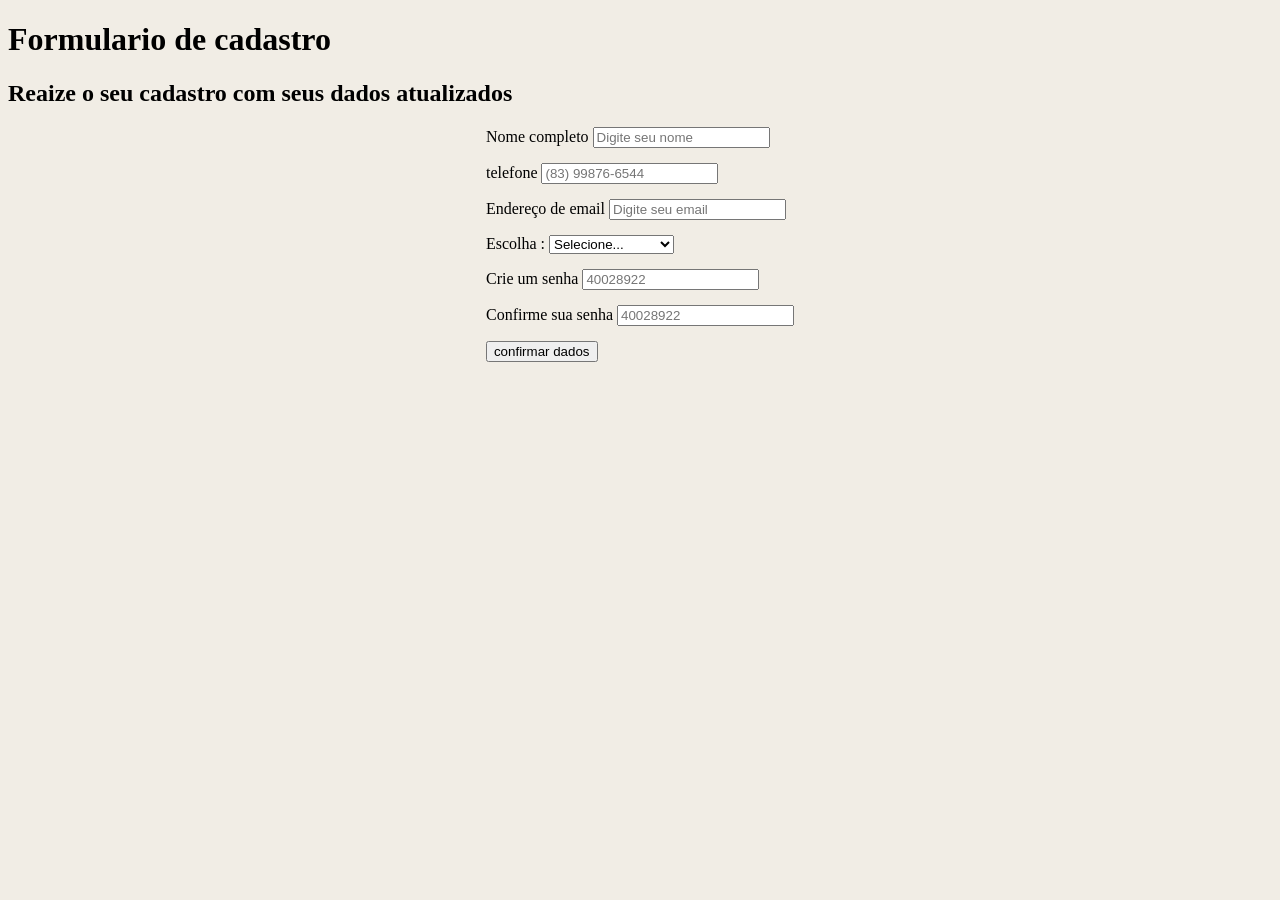
<file: pcadastro.html>
<!DOCTYPE html>
<html>
<head>
<title>Formulario de cadastro</title>
<link rel="stylesheet" href="pagina_cadastro.css">

</head>

<body id="fundo-pagina">
    <h1>Formulario de cadastro </h1>
    <h2>Reaize o seu cadastro com seus dados atualizados</h2>
    <div class="formulario">
        <form action="Dados Cadastrais">
            <!--O usuario ira preencher as informações de forma obrigatoria-->
            <div class="dados">
            <label for="nome">Nome completo</label>
            <input type="text"  name="nome completo" placeholder="Digite seu nome" required>
            </div>

            <div class="dados">   
            <label for="telefone">telefone</label>
            <input type="tel"      name="telefone" placeholder="(83) 99876-6544" required>
            </div> 
            
            <div class="dados">
            <label for="Endereço de email"> Endereço de email</label>
            <input type="text"  name="Endereço de email" placeholder="Digite seu email " required>
            </div>
            
            <div class="dados">
            <label for="opcao"> Escolha  :</label>
              <select id="opcao" name="opcao">
                <option value="" disabled selected>Selecione...</option>
                <option value=""> Adotar um pet </option>
                <option value="">Doer um pet  </option>
                <option value="">Animais perdidos</option>                  
             </select>
            </div>
            <!--Aqui o usuario ira criar sua senha-->
            <div class="dados">
            <label for="senha">Crie um senha</label>
            <input type="number" class="" name="senha" placeholder="40028922" required>
            </div>

            <!--Aqui sera para o usuario confirmar a senha-->
            <Div class="dados">
               <label for="senha">Confirme sua senha</label>
               <input type="number" class="" name="senha" placeholder="40028922" required>
            </Div>

            <!--botão-->
            <button type="submit">confirmar dados </button>
    </form>
      </div>
       <div >
      <footer class="rodape"> </footer>
       </div>
    
</body>
</html
</file>
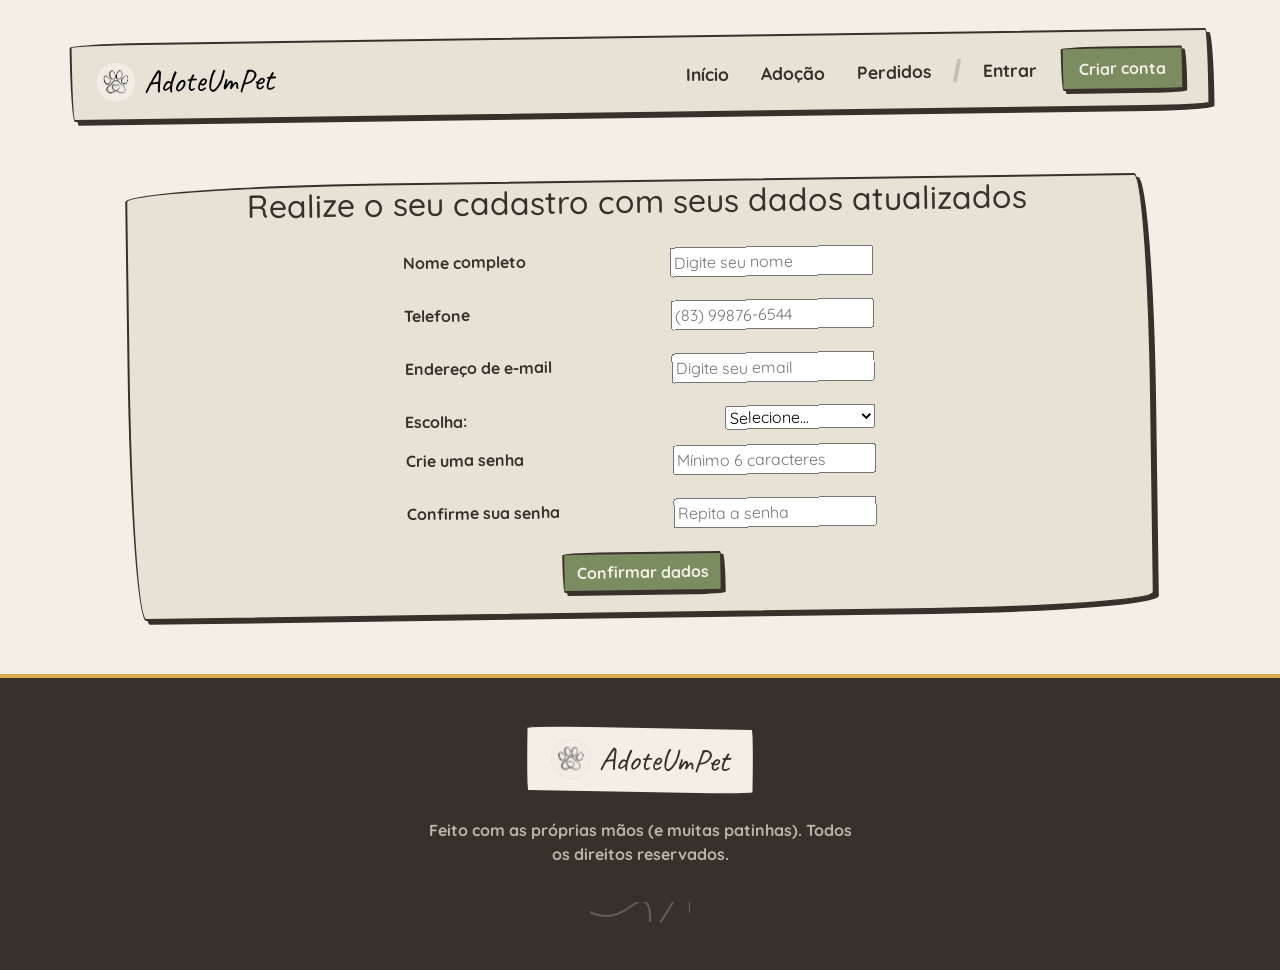
<file: pagina_cadastro_usuario/pcadastro.html>
<!DOCTYPE html>
<html>
<head>
<title>Formulario de cadastro</title>
    <link rel="stylesheet" href="https://cdn.jsdelivr.net/npm/bootstrap@5.3.3/dist/css/bootstrap.min.css">
    <link rel="preconnect" href="https://fonts.googleapis.com">
    <link rel="stylesheet" href="pagina_cadastro.css">
    <link rel="preconnect" href="https://fonts.gstatic.com" crossorigin>
    <link href="https://fonts.googleapis.com/css2?family=Caveat:wght@400..700&family=Quicksand:wght@400..700&display=swap" rel="stylesheet">
    <script src="pagina_cadstro.js" defer></script>
</head>


<body id="fundo-pagina" class="d-flex flex-column min-vh-100">

<header>
        <nav class="navbar navbar-expand-md sticky-top p-3">

            <div class="container navbar-bloco px-4 py-2">
                <div class="navbar-header">
                    <a class="navbar-brand d-flex align-items-center text-tinta" href="../pagina_inicial/pagina_inicial.html">
                        <img src="../assets/logo_pata.svg" alt="Logo AdoteUmPet" class="logo-img me-2">
                        <span class="logo-texto">AdoteUmPet</span>
                        </a>
                </div>

                <div class="collapse navbar-collapse" id="navMenu">
                    <ul class="nav navbar-nav ms-auto align-items-md-center gap-3">

                        <li class="nav-item">
                            <a class="nav-link fw-bold" href="../pagina_inicial/pagina_inicial.html">Início</a>
                        </li>

                        <li class="nav-item"> 
                            <a class="nav-link fw-bold" href="../pagina_adocao/pagina_adocao.html">Adoção</a>
                        </li>

                        <li class="nav-item">
                            <a class="nav-link fw-bold" href="../pagina_perdidos/animaisperdidos.html">Perdidos</a>
                        </li>

                        <li class="nav-item d-none d-md-block text-muted">
                            <div class="divisor-navbar"></div>    
                        </li>

                        <li class="nav-item">
                            <a class="nav-link fw-bold" href="../pagina_login/login.html">Entrar</a>
                        </li>

                        <li class="nav-item">
                            <a href="../pagina_cadastro_usuario/pcadastro.html"class="btn btn-criar fw-bold px-3 py-2" role="button">Criar conta</a>
                        </li>

                    </ul>
                </div>

            </div>
        </nav>
    </header>
    
    <div class="formulario_fora">
        <div class="cabecalho">
            <h2>Realize o seu cadastro com seus dados atualizados</h2>
        </div>   

        <form id="meuForm" class="formulario_dentro" action="Dados Cadastrais">
            <div class="dados">
                <label for="nome">Nome completo</label>
                <input type="text" id="nome" name="nome completo" placeholder="Digite seu nome" required>
            </div>
            <span id="erroNome" class="text-danger small mb-2"></span>

            <div class="dados">   
                <label for="telefone">Telefone</label>
                <input type="tel" id="telefone" maxlength="15" name="telefone" placeholder="(83) 99876-6544" required>
            </div>
            <span id="erroTelefone" class="text-danger small mb-2"></span>
            
            <div class="dados">
                <label for="email">Endereço de e-mail</label>
                <input type="email" id="email" name="Endereço de email" placeholder="Digite seu email" required>
            </div>
            <span id="erroEmail" class="text-danger small mb-2"></span>
            
            <div class="dados">
                <label for="opcao">Escolha:</label>
                <select id="opcao" name="opcao">
                    <option value="" disabled selected>Selecione...</option>
                    <option value="adotar">Adotar um pet</option>
                    <option value="doar">Doar um pet</option>
                    <option value="perdidos">Animais perdidos</option>                  
                </select>
            </div>

            <div class="dados">
                <label for="senha">Crie uma senha</label>
                <input type="password" id="senha" name="senha" placeholder="Mínimo 6 caracteres" required>
            </div>
            <span id="erroSenha" class="text-danger small mb-2"></span>

            <div class="dados">
                <label for="confirmarsenha">Confirme sua senha</label>
                <input type="password" id="confirmarsenha" name="confirmarsenha" placeholder="Repita a senha" required>
            </div>
            <span id="erroConfirmarsenha" class="text-danger small mb-2"></span>

            <div class="submit_botao">
                <button type="submit" class="btn btn-criar fw-bold">Confirmar dados</button>
            </div>
        </form>
    </div>
       
     <footer class="footer-artesanal py-5 mt-auto">
  <div class="container text-center">

    <!-- Selo com a logo -->
    <div class="selo-footer d-inline-flex align-items-center justify-content-center px-4 py-2 mb-4">
      <img src="../assets/logo_pata.svg" class="logo-img me-2">
      <span class="logo-texto">AdoteUmPet</span>
    </div>

    <!-- Texto -->
    <p class="fw-bold mx-auto opacity-75 mb-4" style="max-width: 440px;">
      Feito com as próprias mãos (e muitas patinhas). Todos os direitos reservados.
    </p>

    <!-- Rabisco decorativo -->
    <div class="pt-2 opacity-25">
      <svg width="100" height="20" viewBox="0 0 100 20" fill="none" stroke="currentColor" stroke-width="2">
        <path d="M0,10 Q20,20 40,5 T60,15 T80,5 T100,10" stroke-linecap="round" stroke-linejoin="round"/>
      </svg>
    </div>

  </div>
</footer>   
    
    <script src="https://cdn.jsdelivr.net/npm/bootstrap@5.3.3/dist/js/bootstrap.bundle.min.js"></script>
</body>
</html>
</file>
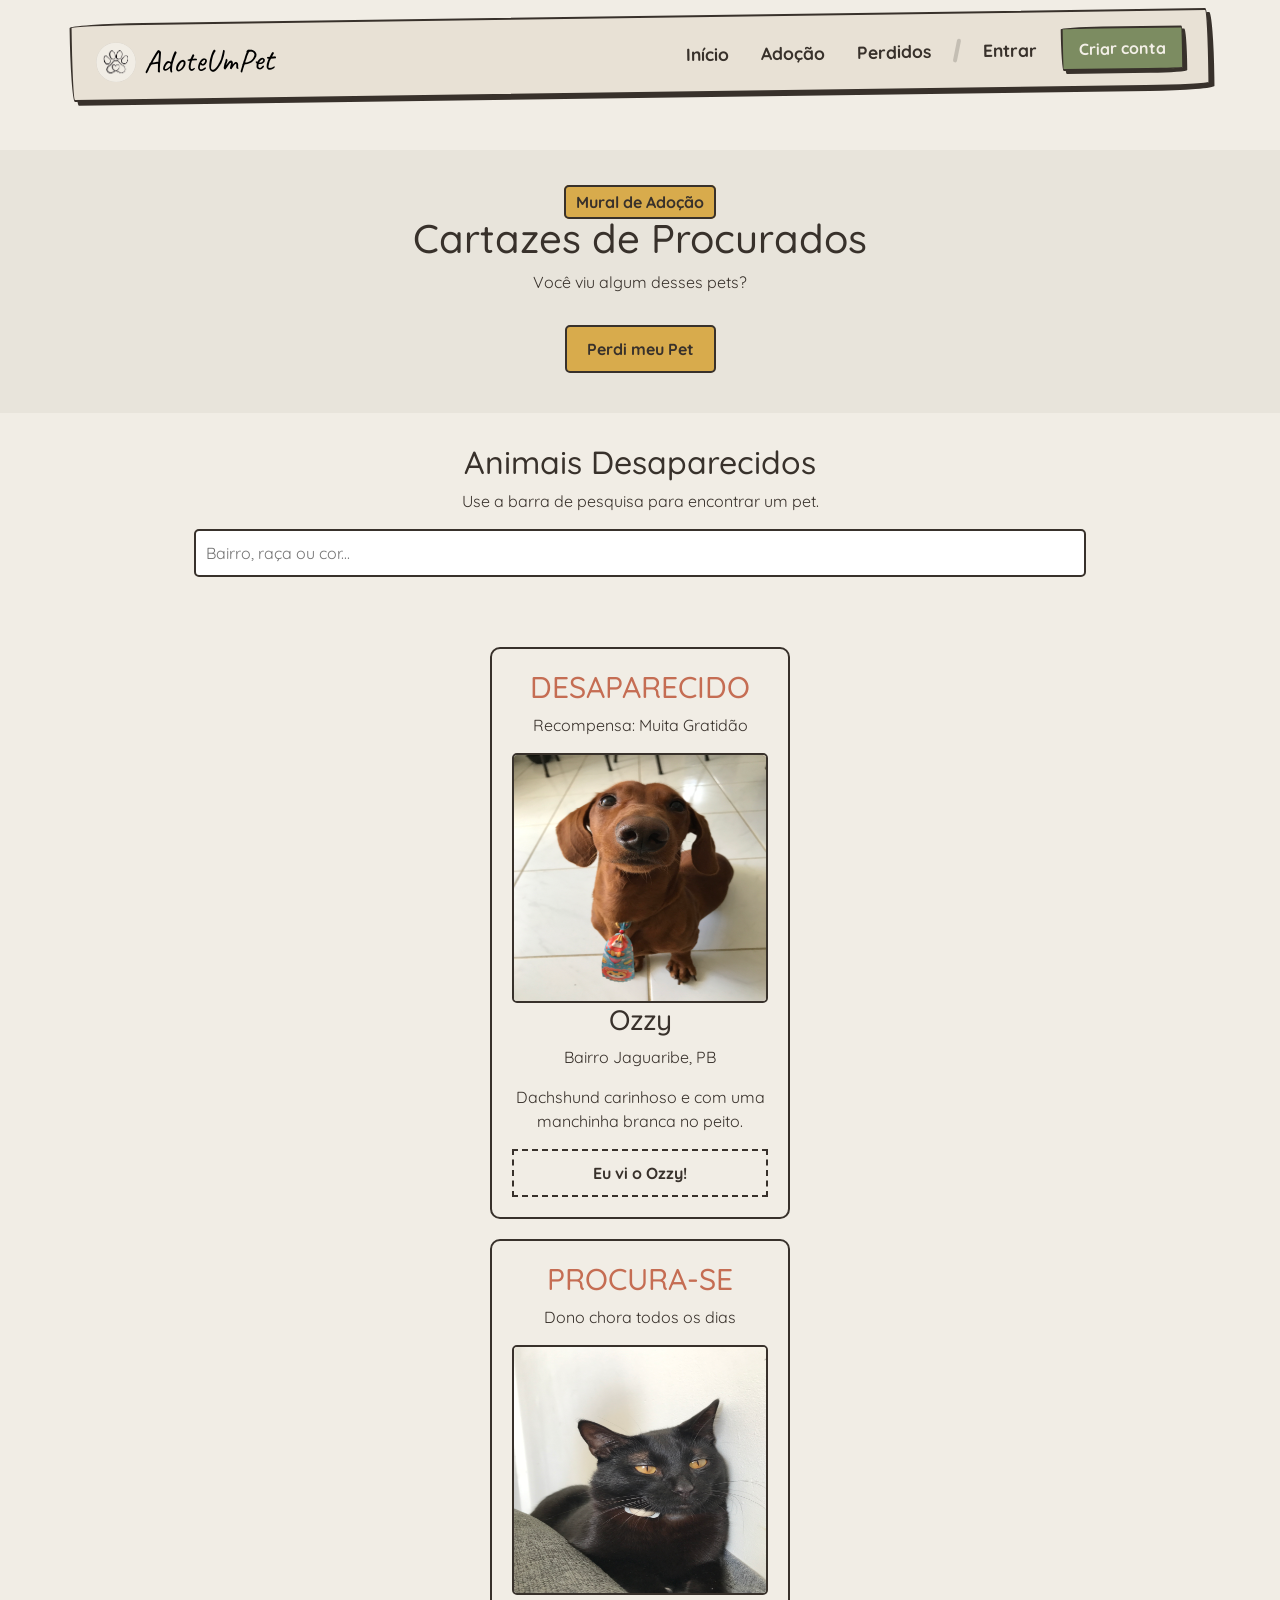
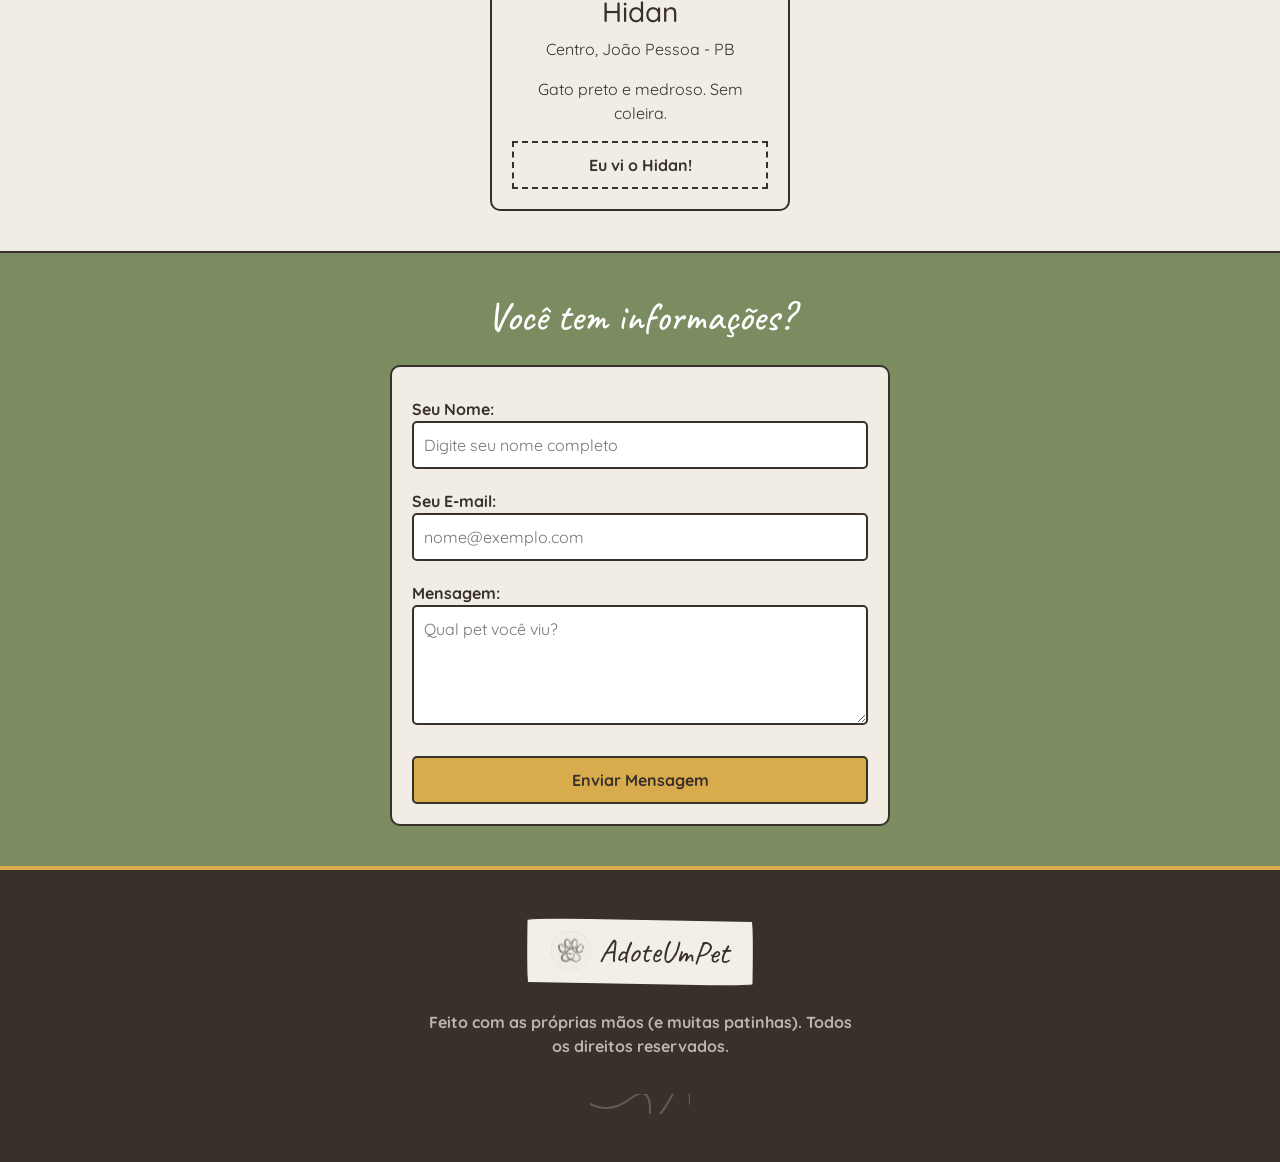
<file: pagina_perdidos/animaisperdidos.html>
<!DOCTYPE html>
<html lang="pt-BR">
<head>
  <meta charset="UTF-8">
  <title>Animais Perdidos | AdoteUmPet</title>
  
  <link href="https://cdn.jsdelivr.net/npm/bootstrap@5.3.3/dist/css/bootstrap.min.css" rel="stylesheet">
   <link rel="preconnect" href="https://fonts.googleapis.com">
    <link rel="preconnect" href="https://fonts.gstatic.com" crossorigin>
  <link href="https://fonts.googleapis.com/css2?family=Caveat:wght@400..700&family=Quicksand:wght@400..700&display=swap" rel="stylesheet">

  <link rel="stylesheet" href="animaisperdidos-style.css">
</head>
<body>

   <header>
        <nav class="navbar navbar-expand-md sticky-top p-3">

            <div class="container navbar-bloco px-4 py-2">
                <div class="navbar-header">
                    <a class="navbar-brand d-flex align-items-center text-tinta" href="../pagina_inicial/pagina_inicial.html">
                        <img src="../assets/logo_pata.svg" alt="Logo AdoteUmPet" class="logo-img me-2">
                        <span class="logo-texto">AdoteUmPet</span>
                        </a>
                </div>

                <div class="collapse navbar-collapse" id="navMenu">
                    <ul class="nav navbar-nav ms-auto align-items-md-center gap-3">

                        <li class="nav-item">
                            <a class="nav-link fw-bold" href="../pagina_inicial/pagina_inicial.html">Início</a>
                        </li>

                        <li class="nav-item"> 
                            <a class="nav-link fw-bold" href="../pagina_adocao/pagina_adocao.html">Adoção</a>
                        </li>

                        <li class="nav-item">
                            <a class="nav-link fw-bold" href="../pagina_perdidos/animaisperdidos.html">Perdidos</a>
                        </li>

                        <li class="nav-item d-none d-md-block text-muted">
                            <div class="divisor-navbar"></div>    
                        </li>

                        <li class="nav-item">
                            <a class="nav-link fw-bold" href="../pagina_login/login.html">Entrar</a>
                        </li>

                        <li class="nav-item">
                            <a href="../pagina_cadastro_usuario/pcadastro.html"class="btn btn-criar fw-bold px-3 py-2" role="button">Criar conta</a>
                        </li>

                    </ul>
                </div>

            </div>
        </nav>
    </header>

  <section class="topo-pagina">
    <div class="container">
      <div class="texto-centralizado">
        <span class="etiqueta-amarela">Mural de Adoção</span>
        <h1>Cartazes de Procurados</h1>
        <p>Você viu algum desses pets?</p>
        <a href="#formulario" class="botao-amarelo">Perdi meu Pet</a>
      </div>
    </div>
  </section>

  <section class="secao-busca">
    <div class="container">
      <div class="texto-centralizado">
        <h2>Animais Desaparecidos</h2>
        <p>Use a barra de pesquisa para encontrar um pet.</p>
        <div class="campo-busca">
          <input type="text" id="campo-pesquisa" placeholder="Bairro, raça ou cor...">
        </div>
      </div>
    </div>
  </section>

  <section class="secao-cartazes" id="cartazes">
    <div class="container">
      <div class="area-cartazes" id="lista-cartazes">
        
        <div class="cartaz">
          <span class="fita-vermelha"></span>
          <h2 class="titulo-cartaz">DESAPARECIDO</h2>
          <p class="recompensa">Recompensa: Muita Gratidão</p>
          
          <img src="img/IMG_3783.jpg" alt="Cachorro Ozzy">
          
          <h3>Ozzy</h3>
          <p>Bairro Jaguaribe, PB</p>
          <p>Dachshund carinhoso e com uma manchinha branca no peito.</p>
          
          <a href="#formulario" class="botao-cartaz botao-visto" data-pet="Ozzy">Eu vi o Ozzy!</a>
        </div>

        <div class="cartaz">
          <span class="fita-azul"></span>
          <h2 class="titulo-cartaz">PROCURA-SE</h2>
          <p class="recompensa">Dono chora todos os dias</p>
          
          <img src="img/IMG_1387.JPG" alt="Gato Hidan">
          
          <h3>Hidan</h3>
          <p>Centro, João Pessoa - PB</p>
          <p>Gato preto e medroso. Sem coleira.</p>
          
          <a href="#formulario" class="botao-cartaz botao-visto" data-pet="Hidan">Eu vi o Hidan!</a>
        </div>

      </div>
    </div>
  </section>

  <section class="secao-formulario" id="formulario">
    <div class="container">
      <h2 class="text-center mb-4">Você tem informações?</h2>
      
      <form id="form-contato" class="formulario-contato">
        
        <label for="nome">Seu Nome:</label>
        <input type="text" id="nome" placeholder="Digite seu nome completo">

        <label for="email">Seu E-mail:</label>
        <input type="email" id="email" placeholder="nome@exemplo.com">

        <label for="mensagem">Mensagem:</label>
        <textarea id="mensagem" rows="4" placeholder="Qual pet você viu?"></textarea>

        <button type="submit" class="botao-amarelo">Enviar Mensagem</button>
      </form>
    </div>
  </section>

   <footer class="footer-artesanal py-5 mt-auto">
  <div class="container text-center">

    <!-- Selo com a logo -->
    <div class="selo-footer d-inline-flex align-items-center justify-content-center px-4 py-2 mb-4">
      <img src="../assets/logo_pata.svg" class="logo-img me-2">
      <span class="logo-texto">AdoteUmPet</span>
    </div>

    <!-- Texto -->
    <p class="fw-bold mx-auto opacity-75 mb-4" style="max-width: 440px;">
      Feito com as próprias mãos (e muitas patinhas). Todos os direitos reservados.
    </p>

    <!-- Rabisco decorativo -->
    <div class="pt-2 opacity-25">
      <svg width="100" height="20" viewBox="0 0 100 20" fill="none" stroke="currentColor" stroke-width="2">
        <path d="M0,10 Q20,20 40,5 T60,15 T80,5 T100,10" stroke-linecap="round" stroke-linejoin="round"/>
      </svg>
    </div>

  </div>
</footer>

  <script src="https://cdn.jsdelivr.net/npm/bootstrap@5.3.3/dist/js/bootstrap.bundle.min.js"></script>

  <script src="animaisperdidos.js"></script>
</body>
</html>
</file>
<file: pagina_cadastro.css>
#fundo-pagina{
    background-color: #f1ede5;
}

.formulario {
 display:flex;
    flex-direction: column;
    align-items: center;
}

.dados{
    margin-bottom: 15px;
}

.rodape{
    background-color: #38312b;
}
</file>
<file: pagina_cadastro_usuario/pagina_cadastro.css>
#fundo-pagina{
    margin: 0;  
}

body {
  background-color: #F3EFE7;
  color: #38312B;
  font-family: 'Quicksand', sans-serif;
}

.logo-texto {
  font-family: 'Caveat';
  font-size: 2rem;
}

.navbar-nav .nav-link {
  color: #38312B !important;
  font-weight: 700;
  font-size: 1.1rem;
  position: relative;
  transition: color 0.2s ease;
}

.navbar-nav .nav-link:hover {
  color: #C56D53 !important; 
}


.navbar-bloco {
  margin-top: 20px;
  background-color: #E8E1D5;
  border: 2px solid #38312B;
  border-radius: 255px 15px 225px 15px / 15px 225px 15px 255px;
  box-shadow: 4px 4px 0px #38312B;
  transform: rotate(-0.8deg);
  transition: all ease 0.25s;
  margin-bottom: 20px;
}

.navbar-bloco:hover {
  rotate: 0.8deg;
}

.divisor-navbar {
  width: 4px;
  height: 24px;
  background-color: rgba(56, 49, 43, 0.2);
  border-radius: 99px;
  transform: rotate(12deg);
}

.formulario_dentro {
  padding: 20px;
  display: flex;
  flex-direction: column;
  align-items: center;
  justify-content: center;
  width: 50%;
}

.formulario_fora {
  display: flex;
  flex-direction: column;
  align-items: center;
  justify-content: center;

  width: 80%;
  margin-left: 10%;
  margin-top: 30px;
  background-color: #E8E1D5;
  border: 2px solid #38312B;
  border-radius: 255px 15px 225px 15px / 15px 225px 15px 255px;
  box-shadow: 4px 4px 0px #38312B;
  transform: rotate(-0.8deg);
  transition: all ease 0.25s;
  margin-bottom: 60px;
}

.dados{
    margin-bottom: 15px;
    display: flex;
    justify-content: space-between;
    text-align: left;
    font-weight: bold;
    width: 100%;
}

.rodape{
    display: flex;
    align-items: center;
    justify-content: center;
    background-color: #5c5650;
    padding: 15px;
    margin-top: auto;
}

.submit_botao{
    display: flex;
    justify-content: center;
}

.cabecalho {
    display: flex;
    align-items: center;
    justify-content: center;
}

.btn-criar {
  background-color: #7C8C61;
  color: #F3EFE7;
  border: 2px solid #38312B;
  border-radius: 255px 15px 225px 15px / 15px 225px 15px 255px;
  box-shadow: 3px 3px 0px #38312B;
}

.logo-img {
  height: 40px;
  width: auto;
  object-fit: contain;
}

.footer-artesanal {
  background-color: #38312B;
  color: #E8E1D5;
  border-top: 4px solid #D8AB4C;
}

.selo-footer {
  background-color: #F3EFE7;
  color: #38312B;
  border: 2px solid #38312B;
  border-radius: 255px 15px 225px 15px / 15px 225px 15px 255px;
  transform: rotate(1deg);
}

.social-footer {
  color: #E8E1D5;
  transition: color 0.2s ease, transform 0.2s ease;
}

.social-footer:hover {
  color: #D8AB4C;
  transform: translateY(-2px);
}
</file>
<file: pagina_perdidos/animaisperdidos-style.css>
body {
  background-color: #f1ede5;
  color: #38312b;
  font-family: 'Quicksand', sans-serif;
}

.logo-texto {
  font-family: 'Caveat';
  font-size: 2rem;
}

.navbar-nav .nav-link {
  color: #38312B !important;
  font-weight: 700;
  font-size: 1.1rem;
  position: relative;
  transition: color 0.2s ease;
}

.navbar-nav .nav-link:hover {
  color: #C56D53 !important; 
}

.divisor-navbar {
  width: 4px;
  height: 24px;
  background-color: rgba(56, 49, 43, 0.2);
  border-radius: 99px;
  transform: rotate(12deg);
}

.navbar-bloco:hover {
  rotate: 0.8deg;
  transition: all ease 0.25s;
  margin-bottom: 20px;
}

.btn-criar {
  background-color: #7c8c61;
  color: white;
  border: 2px solid #38312b;
  border-radius: 5px;
  padding: 8px 16px;
  text-decoration: none;
}

.topo-pagina {
  margin-top: 40px;
  background-color: #e8e4db;
  padding: 40px;
  text-align: center;
}

.etiqueta-amarela {
  background-color: #d8ab4c;
  padding: 5px 10px;
  border: 2px solid #38312b;
  border-radius: 5px;
  font-weight: bold;
}

.botao-amarelo {
  background-color: #d8ab4c;
  color: #38312b;
  border: 2px solid #38312b;
  border-radius: 5px;
  padding: 10px 20px;
  text-decoration: none;
  font-weight: bold;
  display: inline-block;
  margin-top: 15px;
  cursor: pointer;
}

.secao-busca {
  padding: 30px;
  text-align: center;
}

.campo-busca input {
  padding: 10px;
  width: 80%;
  border: 2px solid #38312b;
  border-radius: 5px;
}

.secao-cartazes {
  padding: 20px;
  text-align: center;
}

.cartaz {
  background-color: #f1ede5;
  border: 2px solid #38312b;
  border-radius: 10px;
  padding: 20px;
  width: 300px;
  margin: 20px auto;
}

.cartaz img {
  width: 100%;
  max-height: 250px;
  border: 2px solid #38312b;
  border-radius: 5px;
}

.titulo-cartaz {
  color: #c56d53;
  font-size: 30px;
}

.botao-cartaz {
  display: block;
  background-color: #f1ede5;
  color: #38312b;
  text-decoration: none;
  border: 2px dashed #38312b;
  padding: 10px;
  margin-top: 15px;
  font-weight: bold;
}

footer {
  background-color: #38312b;
  color: #f1ede5;
  padding: 15px;
}

.navbar-bloco {
  background-color: #E8E1D5;
  border: 2px solid #38312B;
  border-radius: 255px 15px 225px 15px / 15px 225px 15px 255px;
  box-shadow: 4px 4px 0px #38312B;
  transform: rotate(-0.8deg);
}

.btn-criar {
  background-color: #7C8C61;
  color: #F3EFE7;
  border: 2px solid #38312B;
  border-radius: 255px 15px 225px 15px / 15px 225px 15px 255px;
  box-shadow: 3px 3px 0px #38312B;
}

.secao-formulario {
  background-color: #7c8c61;
  padding: 40px;
  border-top: 2px solid #38312b;
}

.secao-formulario h2 {
  color: white;
  font-family: 'Caveat', cursive;
  font-size: 40px;
}

.formulario-contato {
  background-color: #f1ede5;
  border: 2px solid #38312b;
  border-radius: 10px;
  padding: 20px;
  max-width: 500px;
  margin: 0 auto;
}

.formulario-contato label {
  font-weight: bold;
  display: block;
  margin-top: 10px;
}

.formulario-contato input, .formulario-contato textarea {
  width: 100%;
  padding: 10px;
  border: 2px solid #38312b;
  border-radius: 5px;
  margin-bottom: 10px;
}

.formulario-contato button {
  width: 100%;
}

.footer-artesanal {
  background-color: #38312B;
  color: #E8E1D5;
  border-top: 4px solid #D8AB4C;
}

.selo-footer {
  background-color: #F3EFE7;
  color: #38312B;
  border: 2px solid #38312B;
  border-radius: 255px 15px 225px 15px / 15px 225px 15px 255px;
  transform: rotate(1deg);
}

.social-footer {
  color: #E8E1D5;
  transition: color 0.2s ease, transform 0.2s ease;
}

.social-footer:hover {
  color: #D8AB4C;
  transform: translateY(-2px);
}

.logo-img {
  height: 40px;
  width: auto;
  object-fit: contain;
}
</file>
